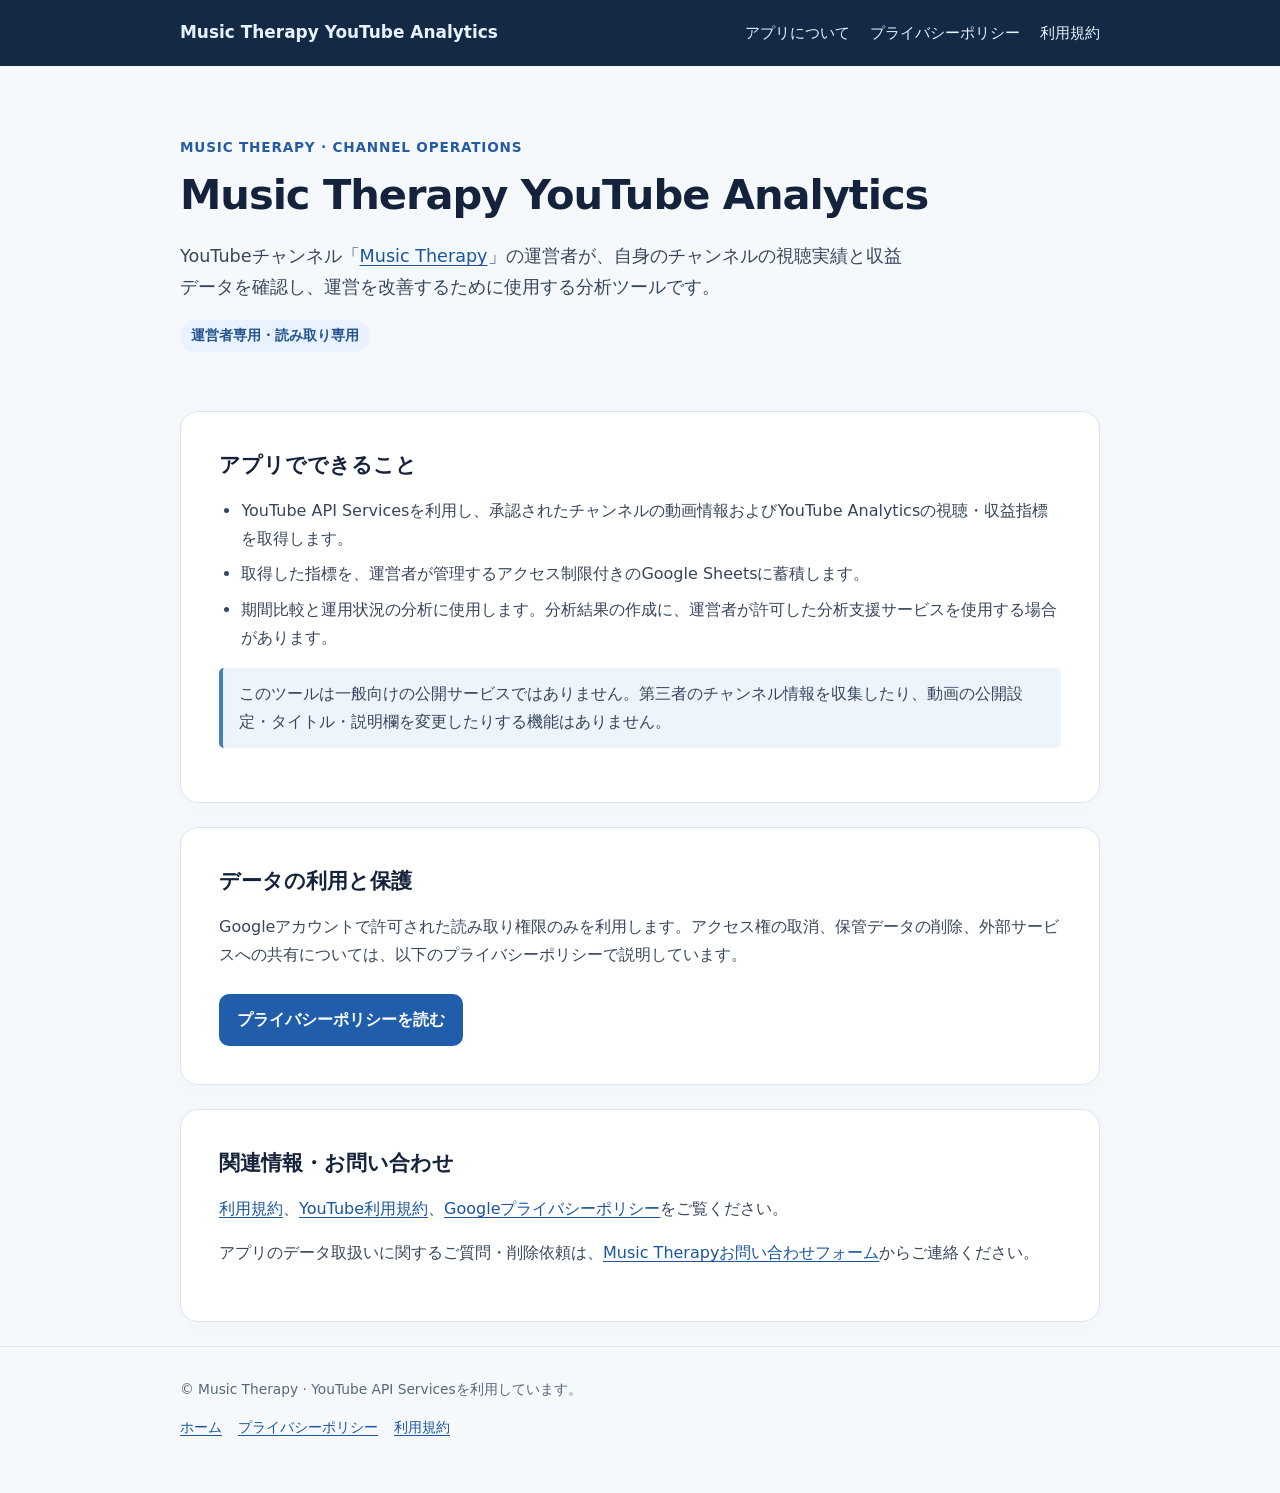
<file: index.html>
<!doctype html>
<html lang="ja">
<head>
<meta charset="utf-8"><meta name="viewport" content="width=device-width,initial-scale=1">
<title>Music Therapy YouTube Analytics｜アプリについて</title>
<meta name="description" content="Music Therapyチャンネル運営者向け、YouTube Analyticsデータの読み取り専用取得・収益分析を行う非公開運用ツールの説明。">
<link rel="stylesheet" href="/style.css"><link rel="canonical" href="https://musictherapy-api.ants-biz.jp/">
</head>
<body>
<header><div class="wrap"><a class="brand" href="/">Music Therapy YouTube Analytics</a><nav><a href="/">アプリについて</a><a href="/privacy/">プライバシーポリシー</a><a href="/terms/">利用規約</a></nav></div></header>
<main class="wrap">
<section class="hero"><div class="eyebrow">MUSIC THERAPY · CHANNEL OPERATIONS</div><h1>Music Therapy YouTube Analytics</h1><p class="lead">YouTubeチャンネル「<a href="https://www.youtube.com/@musicther" rel="noopener noreferrer">Music Therapy</a>」の運営者が、自身のチャンネルの視聴実績と収益データを確認し、運営を改善するために使用する分析ツールです。</p><span class="tag">運営者専用・読み取り専用</span></section>
<section class="card"><h2>アプリでできること</h2><ul><li>YouTube API Servicesを利用し、承認されたチャンネルの動画情報およびYouTube Analyticsの視聴・収益指標を取得します。</li><li>取得した指標を、運営者が管理するアクセス制限付きのGoogle Sheetsに蓄積します。</li><li>期間比較と運用状況の分析に使用します。分析結果の作成に、運営者が許可した分析支援サービスを使用する場合があります。</li></ul><p class="note">このツールは一般向けの公開サービスではありません。第三者のチャンネル情報を収集したり、動画の公開設定・タイトル・説明欄を変更したりする機能はありません。</p></section>
<section class="card"><h2>データの利用と保護</h2><p>Googleアカウントで許可された読み取り権限のみを利用します。アクセス権の取消、保管データの削除、外部サービスへの共有については、以下のプライバシーポリシーで説明しています。</p><a class="cta" href="/privacy/">プライバシーポリシーを読む</a></section>
<section class="card"><h2>関連情報・お問い合わせ</h2><p><a href="/terms/">利用規約</a>、<a href="https://www.youtube.com/t/terms" rel="noopener noreferrer">YouTube利用規約</a>、<a href="https://policies.google.com/privacy" rel="noopener noreferrer">Googleプライバシーポリシー</a>をご覧ください。</p><p>アプリのデータ取扱いに関するご質問・削除依頼は、<a href="https://me-l.co/oqsfivy6" rel="noopener noreferrer">Music Therapyお問い合わせフォーム</a>からご連絡ください。</p></section>
</main>
<footer><div class="wrap">© Music Therapy · YouTube API Servicesを利用しています。<p><a href="/">ホーム</a><a href="/privacy/">プライバシーポリシー</a><a href="/terms/">利用規約</a></p></div></footer>
</body></html>
</file>
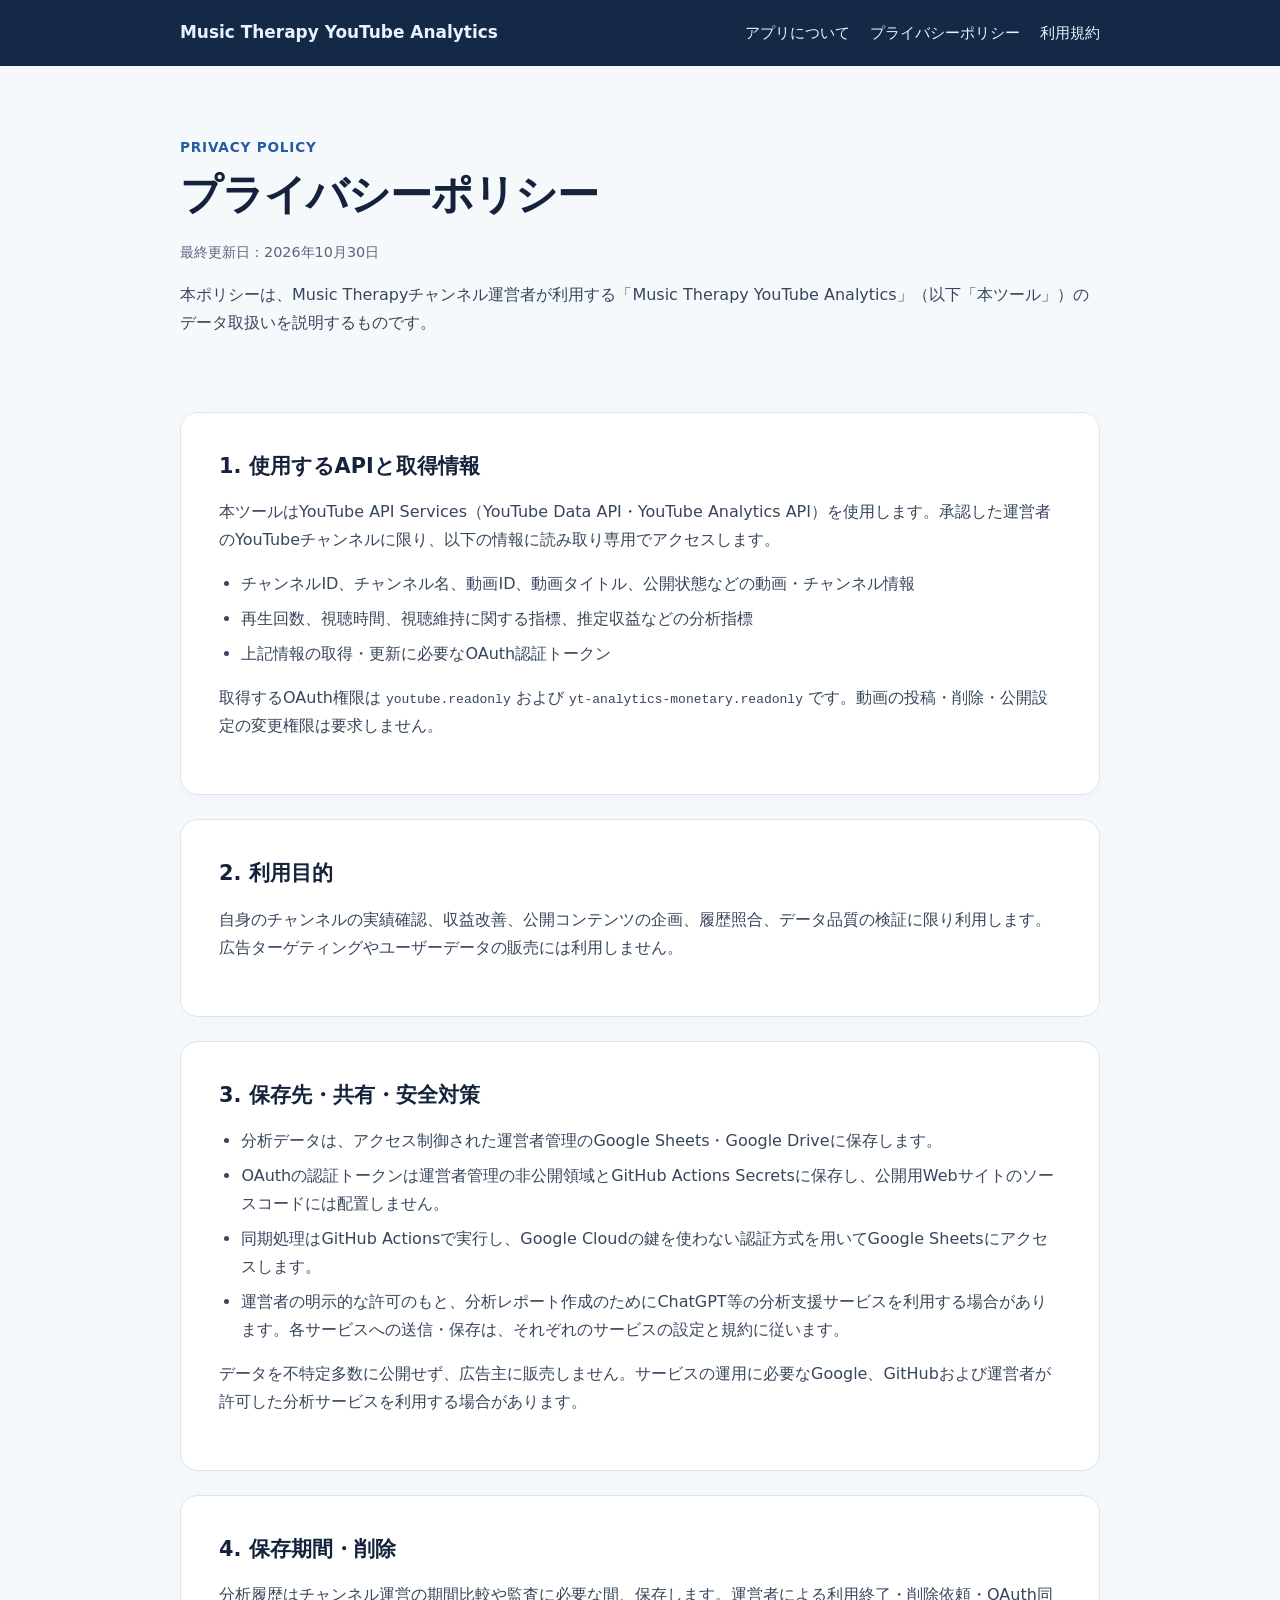
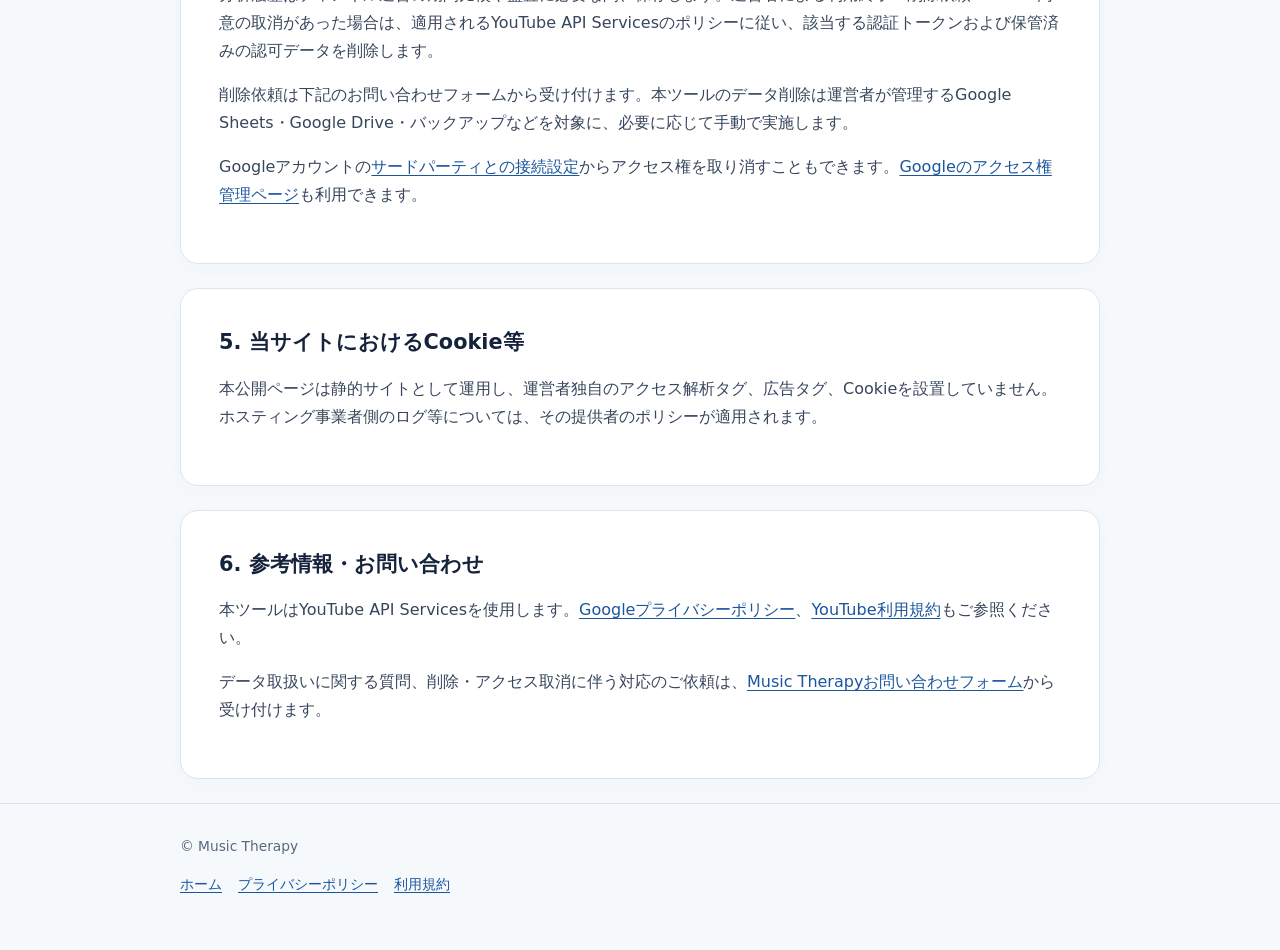
<file: privacy/index.html>
<!doctype html>
<html lang="ja"><head><meta charset="utf-8"><meta name="viewport" content="width=device-width,initial-scale=1">
<title>プライバシーポリシー｜Music Therapy YouTube Analytics</title>
<meta name="description" content="Music Therapy YouTube Analyticsが取得・保管するYouTubeデータ、Google API権限、削除と権限取消について。">
<link rel="stylesheet" href="/style.css"><link rel="canonical" href="https://musictherapy-api.ants-biz.jp/privacy/"></head>
<body><header><div class="wrap"><a class="brand" href="/">Music Therapy YouTube Analytics</a><nav><a href="/">アプリについて</a><a href="/privacy/">プライバシーポリシー</a><a href="/terms/">利用規約</a></nav></div></header>
<main class="wrap"><section class="hero"><div class="eyebrow">PRIVACY POLICY</div><h1>プライバシーポリシー</h1><p class="meta">最終更新日：2026年10月30日</p><p>本ポリシーは、Music Therapyチャンネル運営者が利用する「Music Therapy YouTube Analytics」（以下「本ツール」）のデータ取扱いを説明するものです。</p></section>
<section class="card"><h2>1. 使用するAPIと取得情報</h2><p>本ツールはYouTube API Services（YouTube Data API・YouTube Analytics API）を使用します。承認した運営者のYouTubeチャンネルに限り、以下の情報に読み取り専用でアクセスします。</p><ul><li>チャンネルID、チャンネル名、動画ID、動画タイトル、公開状態などの動画・チャンネル情報</li><li>再生回数、視聴時間、視聴維持に関する指標、推定収益などの分析指標</li><li>上記情報の取得・更新に必要なOAuth認証トークン</li></ul><p>取得するOAuth権限は <code>youtube.readonly</code> および <code>yt-analytics-monetary.readonly</code> です。動画の投稿・削除・公開設定の変更権限は要求しません。</p></section>
<section class="card"><h2>2. 利用目的</h2><p>自身のチャンネルの実績確認、収益改善、公開コンテンツの企画、履歴照合、データ品質の検証に限り利用します。広告ターゲティングやユーザーデータの販売には利用しません。</p></section>
<section class="card"><h2>3. 保存先・共有・安全対策</h2><ul><li>分析データは、アクセス制御された運営者管理のGoogle Sheets・Google Driveに保存します。</li><li>OAuthの認証トークンは運営者管理の非公開領域とGitHub Actions Secretsに保存し、公開用Webサイトのソースコードには配置しません。</li><li>同期処理はGitHub Actionsで実行し、Google Cloudの鍵を使わない認証方式を用いてGoogle Sheetsにアクセスします。</li><li>運営者の明示的な許可のもと、分析レポート作成のためにChatGPT等の分析支援サービスを利用する場合があります。各サービスへの送信・保存は、それぞれのサービスの設定と規約に従います。</li></ul><p>データを不特定多数に公開せず、広告主に販売しません。サービスの運用に必要なGoogle、GitHubおよび運営者が許可した分析サービスを利用する場合があります。</p></section>
<section class="card"><h2>4. 保存期間・削除</h2><p>分析履歴はチャンネル運営の期間比較や監査に必要な間、保存します。運営者による利用終了・削除依頼・OAuth同意の取消があった場合は、適用されるYouTube API Servicesのポリシーに従い、該当する認証トークンおよび保管済みの認可データを削除します。</p><p>削除依頼は下記のお問い合わせフォームから受け付けます。本ツールのデータ削除は運営者が管理するGoogle Sheets・Google Drive・バックアップなどを対象に、必要に応じて手動で実施します。</p><p>Googleアカウントの<a href="https://myaccount.google.com/connections" rel="noopener noreferrer">サードパーティとの接続設定</a>からアクセス権を取り消すこともできます。<a href="https://security.google.com/settings/security/permissions" rel="noopener noreferrer">Googleのアクセス権管理ページ</a>も利用できます。</p></section>
<section class="card"><h2>5. 当サイトにおけるCookie等</h2><p>本公開ページは静的サイトとして運用し、運営者独自のアクセス解析タグ、広告タグ、Cookieを設置していません。ホスティング事業者側のログ等については、その提供者のポリシーが適用されます。</p></section>
<section class="card"><h2>6. 参考情報・お問い合わせ</h2><p>本ツールはYouTube API Servicesを使用します。<a href="https://policies.google.com/privacy" rel="noopener noreferrer">Googleプライバシーポリシー</a>、<a href="https://www.youtube.com/t/terms" rel="noopener noreferrer">YouTube利用規約</a>もご参照ください。</p><p>データ取扱いに関する質問、削除・アクセス取消に伴う対応のご依頼は、<a href="https://me-l.co/oqsfivy6" rel="noopener noreferrer">Music Therapyお問い合わせフォーム</a>から受け付けます。</p></section>
</main><footer><div class="wrap">© Music Therapy<p><a href="/">ホーム</a><a href="/privacy/">プライバシーポリシー</a><a href="/terms/">利用規約</a></p></div></footer></body></html>
</file>
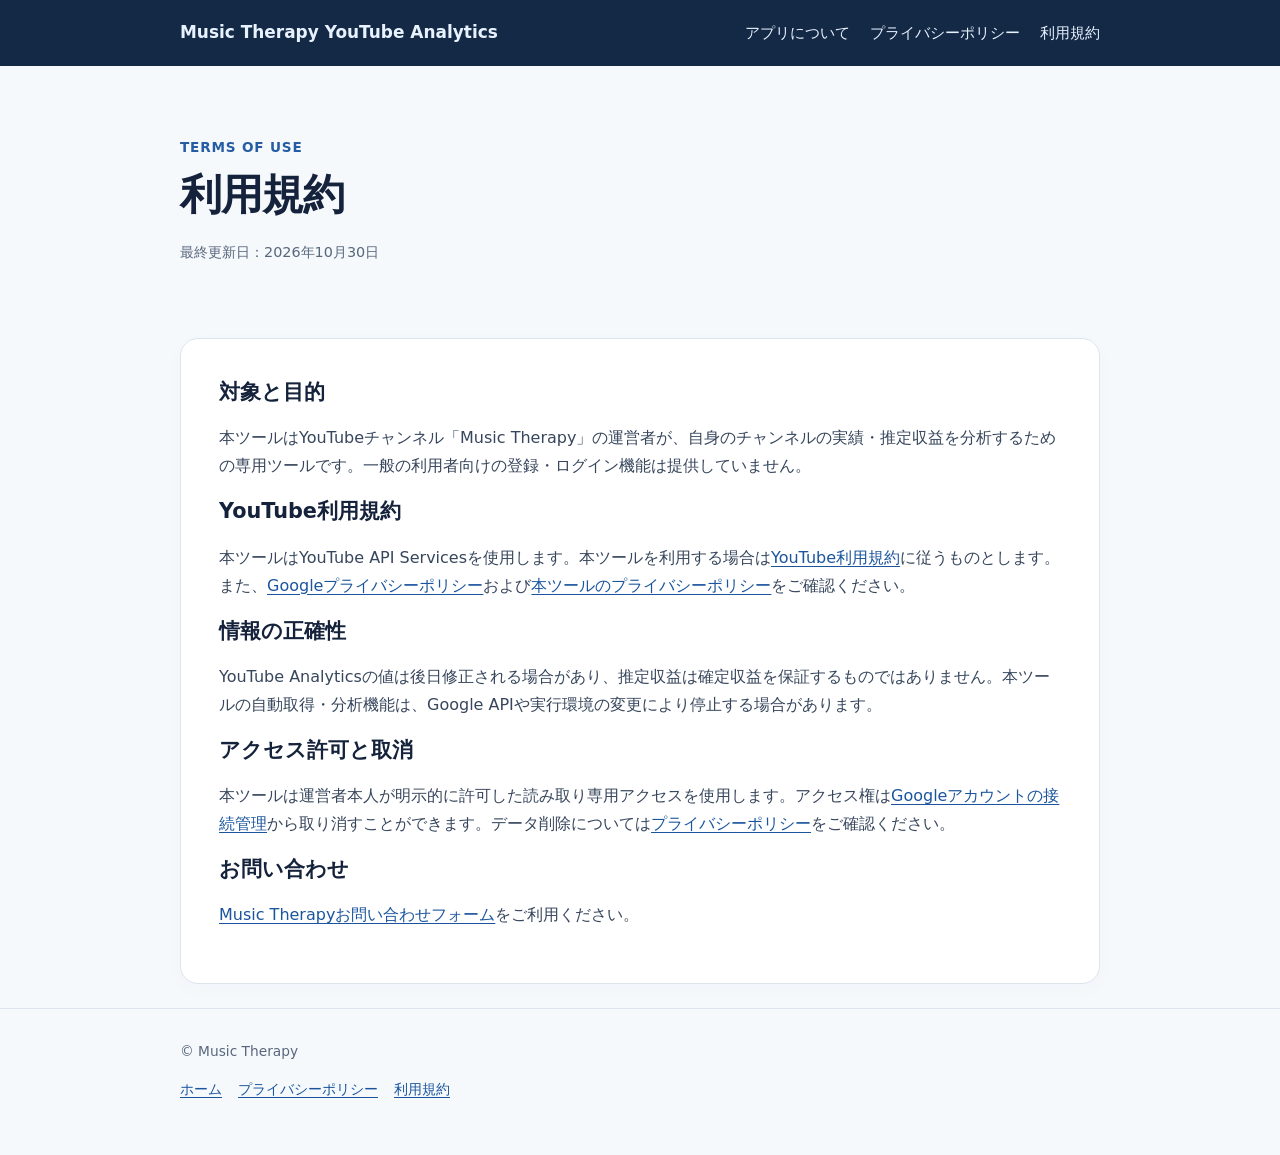
<file: terms/index.html>
<!doctype html>
<html lang="ja"><head><meta charset="utf-8"><meta name="viewport" content="width=device-width,initial-scale=1">
<title>利用規約｜Music Therapy YouTube Analytics</title>
<meta name="description" content="運営者専用のMusic Therapy YouTube Analyticsツールの利用条件。"><link rel="stylesheet" href="/style.css"><link rel="canonical" href="https://musictherapy-api.ants-biz.jp/terms/"></head>
<body><header><div class="wrap"><a class="brand" href="/">Music Therapy YouTube Analytics</a><nav><a href="/">アプリについて</a><a href="/privacy/">プライバシーポリシー</a><a href="/terms/">利用規約</a></nav></div></header><main class="wrap"><section class="hero"><div class="eyebrow">TERMS OF USE</div><h1>利用規約</h1><p class="meta">最終更新日：2026年10月30日</p></section><section class="card"><h2>対象と目的</h2><p>本ツールはYouTubeチャンネル「Music Therapy」の運営者が、自身のチャンネルの実績・推定収益を分析するための専用ツールです。一般の利用者向けの登録・ログイン機能は提供していません。</p><h2>YouTube利用規約</h2><p>本ツールはYouTube API Servicesを使用します。本ツールを利用する場合は<a href="https://www.youtube.com/t/terms" rel="noopener noreferrer">YouTube利用規約</a>に従うものとします。また、<a href="https://policies.google.com/privacy" rel="noopener noreferrer">Googleプライバシーポリシー</a>および<a href="/privacy/">本ツールのプライバシーポリシー</a>をご確認ください。</p><h2>情報の正確性</h2><p>YouTube Analyticsの値は後日修正される場合があり、推定収益は確定収益を保証するものではありません。本ツールの自動取得・分析機能は、Google APIや実行環境の変更により停止する場合があります。</p><h2>アクセス許可と取消</h2><p>本ツールは運営者本人が明示的に許可した読み取り専用アクセスを使用します。アクセス権は<a href="https://myaccount.google.com/connections" rel="noopener noreferrer">Googleアカウントの接続管理</a>から取り消すことができます。データ削除については<a href="/privacy/">プライバシーポリシー</a>をご確認ください。</p><h2>お問い合わせ</h2><p><a href="https://me-l.co/oqsfivy6" rel="noopener noreferrer">Music Therapyお問い合わせフォーム</a>をご利用ください。</p></section></main><footer><div class="wrap">© Music Therapy<p><a href="/">ホーム</a><a href="/privacy/">プライバシーポリシー</a><a href="/terms/">利用規約</a></p></div></footer></body></html>
</file>
<file: style.css>
:root{color-scheme:light;--ink:#15223b;--muted:#58677c;--line:#dce5ee;--blue:#265ca3;--bg:#f6f9fc;--white:#fff}
*{box-sizing:border-box}html{font-family:system-ui,-apple-system,"Noto Sans JP","Hiragino Kaku Gothic ProN",sans-serif;line-height:1.75}body{margin:0;color:var(--ink);background:var(--bg)}.wrap{width:min(920px,calc(100% - 40px));margin:auto}header{background:#142946;color:#fff;padding:18px 0}header .wrap{display:flex;align-items:center;justify-content:space-between;gap:16px;flex-wrap:wrap}header a{color:#e8f2ff;text-decoration:none;font-size:.94rem}header nav{display:flex;gap:20px;flex-wrap:wrap}.brand{font-size:1.06rem;font-weight:700}.hero{padding:70px 0 35px}.eyebrow{color:var(--blue);font-weight:700;letter-spacing:.06em;font-size:.85rem}h1{font-size:clamp(1.75rem,4vw,2.6rem);line-height:1.35;letter-spacing:-.025em;margin:.5rem 0 1rem}h2{font-size:1.3rem;line-height:1.5;margin:0 0 .9rem}h3{font-size:1.05rem;margin:1.3rem 0 .35rem}p,li{color:#37465c}p.lead{font-size:1.1rem;max-width:730px}.card{background:#fff;border:1px solid var(--line);border-radius:18px;padding:clamp(22px,4vw,38px);margin:24px 0;box-shadow:0 5px 18px rgba(29,48,80,.025)}ul{padding-left:1.4rem}li{margin:.45rem 0}a{color:#1a559d;text-underline-offset:3px;overflow-wrap:anywhere}a:hover{text-decoration-thickness:2px}.tag{display:inline-block;background:#e9f2ff;color:#23548e;padding:4px 11px;font-weight:650;font-size:.85rem;border-radius:100px}.cta{display:inline-block;background:#205eab;color:#fff;text-decoration:none;padding:12px 18px;border-radius:10px;font-weight:650;margin-top:9px}.cta:hover{background:#18477f}.note{background:#edf4fb;border-left:4px solid #4380bf;padding:12px 16px;border-radius:5px}footer{padding:30px 0 40px;border-top:1px solid var(--line);font-size:.86rem;color:var(--muted)}footer a{margin-right:16px}.meta{font-size:.9rem;color:var(--muted)}@media(max-width:620px){.hero{padding-top:42px}header .wrap{align-items:flex-start}}
</file>
